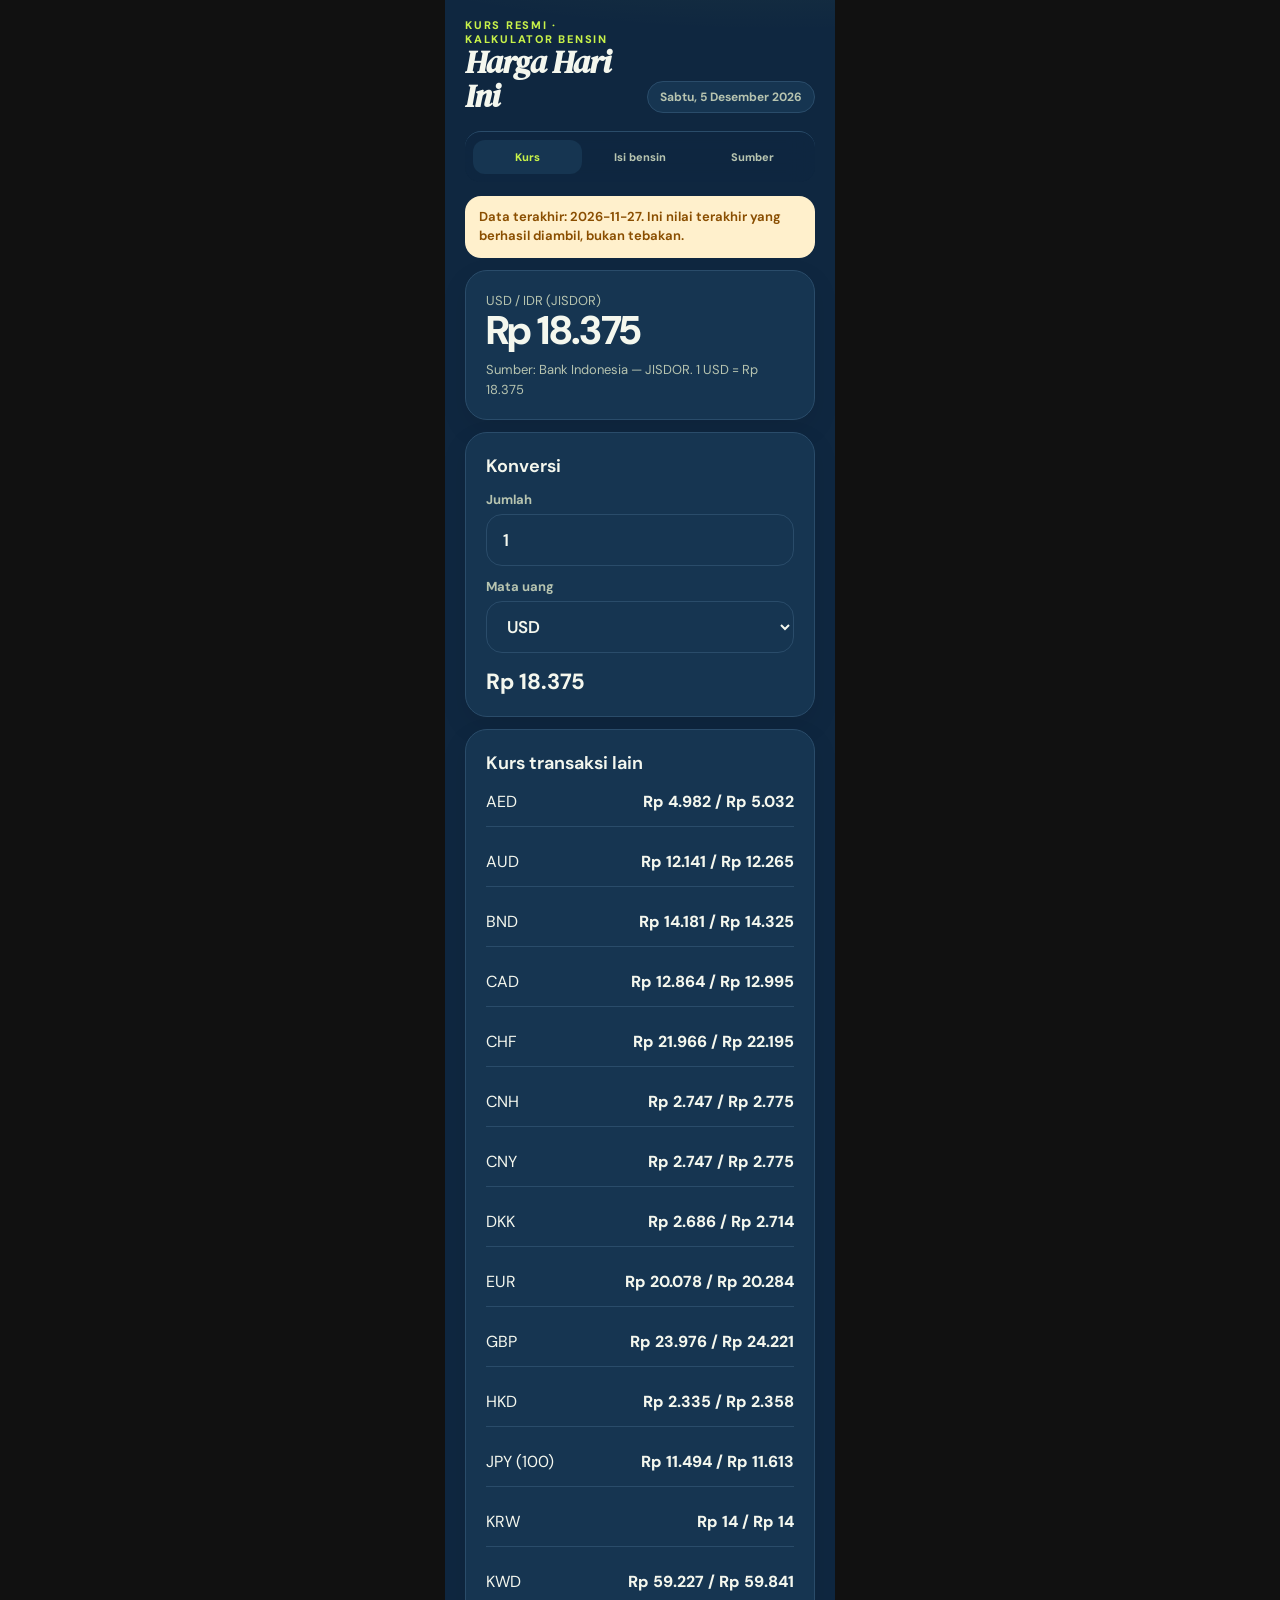
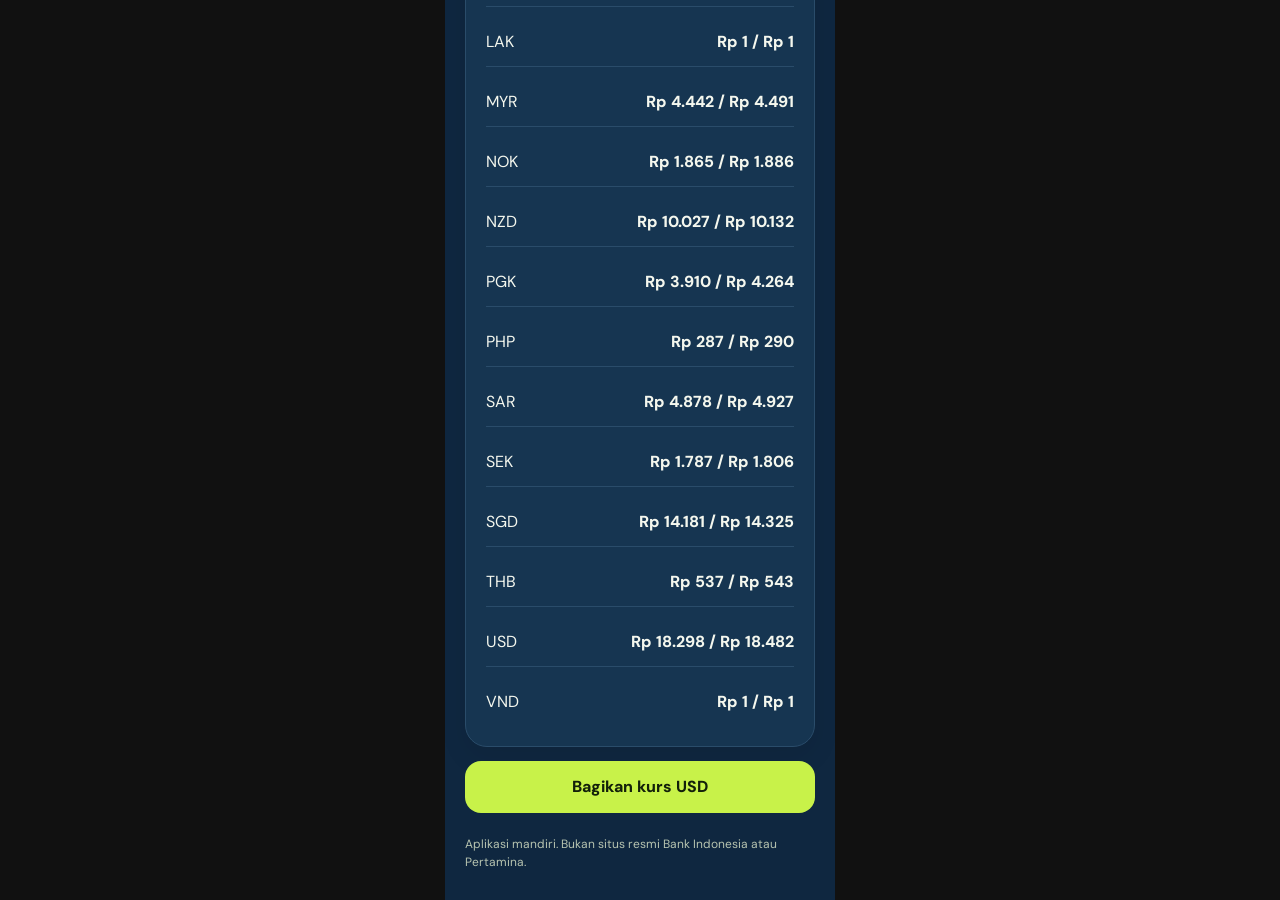
<file: app/index.html>
<!DOCTYPE html>
<html lang="id">
<head>
  <meta charset="UTF-8" />
  <meta name="viewport" content="width=device-width, initial-scale=1, viewport-fit=cover" />
  <title>Harga Hari Ini</title>
  <link rel="icon" href="favicon.png" type="image/png" />
  <meta name="description" content="Kurs resmi Bank Indonesia dan kalkulator isi bensin." />
  <meta name="author" content="Harga Hari Ini" />
  <link rel="preconnect" href="https://fonts.googleapis.com" />
  <link rel="preconnect" href="https://fonts.gstatic.com" crossorigin />
  <link href="https://fonts.googleapis.com/css2?family=DM+Serif+Display:ital@0;1&family=DM+Sans:wght@500;600;700;800&display=swap" rel="stylesheet" />
  <link rel="stylesheet" href="css/app.css" />
</head>
<body>
  <div class="app">
    <div id="screen" class="screen"></div>
    <div id="toast" class="toast hidden" role="status"></div>
  </div>
  <script src="https://telegram.org/js/telegram-web-app.js"></script>
  <script src="js/boot.js"></script>
  <script src="js/ads.js"></script>
  <script src="js/app.js"></script>
</body>
</html>
</file>
<file: app/css/app.css>
:root {
  --font-display: "DM Serif Display", Georgia, serif;
  --font-ui: "DM Sans", "Segoe UI", sans-serif;
  --bg: var(--tg-bg, #0F2740);
  --bg2: var(--tg-bg2, #163551);
  --ink: var(--tg-text, #F4F7EE);
  --muted: var(--tg-hint, #B7C4B0);
  --card: #163551;
  --line: #2A4C6A;
  --accent: #C8F249;
  --accent-ink: #13200A;
  --wash: rgba(200,242,73,.14);
  --ok: #0B6B47; --ok-bg: #DDF5EA;
  --warn: #8A4E00; --warn-bg: #FFF0CC;
  --shadow: 0 10px 28px rgba(0,0,0,.08);
  --radius: 22px;
}
html.dark {
  --ok: #5FE0A8; --ok-bg: #12382B;
  --warn: #FFC83D; --warn-bg: #3A2C08;
  --shadow: 0 10px 28px rgba(0,0,0,.35);
}
h1, .wordmark { font-family: var(--font-display), Georgia, serif; }

* { box-sizing: border-box; margin: 0; padding: 0; }
html, body {
  background: #111;
  color: var(--ink);
  font-family: var(--font-ui), "Segoe UI", sans-serif;
  -webkit-font-smoothing: antialiased;
  min-height: 100%;
}
button, a, input, select, textarea { font-family: inherit; }
button { border: 0; background: none; cursor: pointer; color: inherit; }
img { max-width: 100%; }

.app {
  width: 390px;
  max-width: 100%;
  min-height: 100dvh;
  margin: 0 auto;
  background:
    radial-gradient(1200px 420px at 85% -8%, var(--wash, transparent) 0%, transparent 55%),
    var(--bg);
  position: relative;
  overflow: hidden;
}
.screen {
  min-height: 100dvh;
  overflow-y: auto;
  padding: 18px 20px calc(28px + env(safe-area-inset-bottom));
  -webkit-overflow-scrolling: touch;
}
.screen-fade { animation: rise .28s ease; }
@keyframes rise {
  from { opacity: 0; transform: translateY(10px); }
  to { opacity: 1; transform: none; }
}

.top {
  display: flex;
  align-items: flex-end;
  justify-content: space-between;
  gap: 12px;
  margin-bottom: 18px;
}
.eyebrow {
  font-size: 11px;
  letter-spacing: 0.16em;
  text-transform: uppercase;
  color: var(--accent);
  font-weight: 800;
}
h1, .wordmark {
  font-family: var(--font-display), Georgia, serif;
  font-weight: 600;
  font-style: italic;
  font-size: 32px;
  letter-spacing: -0.03em;
  line-height: 1.05;
  color: var(--ink);
}
.date-chip, .chip {
  font-size: 12px;
  font-weight: 700;
  color: var(--muted);
  background: var(--card);
  border: 1px solid var(--line);
  border-radius: 999px;
  padding: 7px 12px;
  white-space: nowrap;
}

.card {
  background: var(--card);
  border: 1px solid var(--line);
  border-radius: var(--radius, 22px);
  box-shadow: var(--shadow);
  padding: 20px;
}
.lead {
  font-size: 18px;
  line-height: 1.45;
  font-weight: 650;
}
.muted, .note, .source {
  color: var(--muted);
  font-size: 13px;
  line-height: 1.5;
}
.note, .source { margin-top: 10px; }
.warn-banner {
  background: var(--warn-bg);
  color: var(--warn);
  border-radius: 16px;
  padding: 12px 14px;
  font-size: 13px;
  font-weight: 650;
  line-height: 1.45;
  margin: 12px 0;
}
.ok-banner {
  background: var(--ok-bg);
  color: var(--ok);
  border-radius: 16px;
  padding: 12px 14px;
  font-size: 13px;
  font-weight: 650;
}

.btn {
  display: inline-flex;
  align-items: center;
  justify-content: center;
  gap: 8px;
  width: 100%;
  min-height: 52px;
  padding: 14px 18px;
  border-radius: 16px;
  font-weight: 800;
  font-size: 16px;
  background: var(--accent);
  color: var(--accent-ink, #fff);
}
.btn.secondary {
  background: var(--card);
  color: var(--ink);
  border: 1px solid var(--line);
}
.btn.ghost {
  background: transparent;
  color: var(--accent);
  min-height: 44px;
}
.btn:disabled { opacity: 0.45; cursor: not-allowed; }
.btn-row { display: grid; gap: 10px; margin-top: 14px; }
.btn-row.two { grid-template-columns: 1fr 1fr; }

input[type="text"], input[type="number"], input[type="search"], select, textarea {
  width: 100%;
  min-height: 52px;
  border: 1px solid var(--line);
  background: var(--card);
  color: var(--ink);
  border-radius: 16px;
  padding: 12px 16px;
  font-size: 17px;
  font-weight: 600;
}
textarea { min-height: 88px; resize: vertical; }
label.field { display: block; font-size: 13px; font-weight: 700; color: var(--muted); margin: 12px 0 6px; }

.list { display: grid; gap: 10px; }
.row {
  display: flex;
  align-items: center;
  justify-content: space-between;
  gap: 12px;
  padding: 14px 0;
  border-bottom: 1px solid var(--line);
}
.row:last-child { border-bottom: 0; }
.kpi {
  font-variant-numeric: tabular-nums;
  font-weight: 800;
  font-size: 22px;
}
.clock {
  font-variant-numeric: tabular-nums;
  font-size: 40px;
  font-weight: 800;
  letter-spacing: -0.04em;
  line-height: 1;
}

.choices { display: grid; gap: 10px; margin-top: 16px; }
.choice {
  text-align: left;
  padding: 16px 16px;
  border-radius: 16px;
  border: 1px solid var(--line);
  background: var(--card);
  font-size: 16px;
  font-weight: 700;
  line-height: 1.35;
}
.choice.correct { background: var(--ok-bg); color: var(--ok); border-color: transparent; }
.choice.wrong { background: #FDECEC; color: #9B1C1C; border-color: transparent; }
html.dark .choice.wrong { background: #3A1515; color: #FFB4B4; }

.pips { display: flex; gap: 8px; flex-wrap: wrap; margin: 12px 0; }
.pip { width: 28px; height: 28px; border-radius: 8px; background: var(--line); }
.pip.on { background: var(--accent); }
.pip.ok { background: var(--ok); }
.pip.mid { background: #E0A100; }
.pip.off { background: var(--line); }

.grid-words {
  display: grid;
  grid-template-columns: 1fr 1fr;
  gap: 8px;
}
.word {
  min-height: 56px;
  border-radius: 14px;
  border: 1px solid var(--line);
  background: var(--card);
  font-weight: 800;
  font-size: 15px;
  padding: 8px;
}
.word.sel { outline: 3px solid var(--accent); }
.word.found { color: #fff; border-color: transparent; }

.toast {
  position: fixed;
  left: 50%;
  bottom: 28px;
  transform: translateX(-50%);
  background: var(--ink);
  color: var(--bg);
  padding: 12px 16px;
  border-radius: 999px;
  font-weight: 700;
  font-size: 13px;
  z-index: 40;
  max-width: 86vw;
  text-align: center;
}
.toast.hidden { display: none; }

.footer-links {
  margin-top: 22px;
  font-size: 12px;
  color: var(--muted);
  line-height: 1.55;
}
.footer-links a { color: var(--accent); font-weight: 700; }

/* Ad / affiliate / Stars slots: hidden until configured */
[data-ad-slot][hidden],
[data-ad-slot].is-empty,
[data-affiliate][hidden],
[data-stars][hidden] { display: none !important; }

[data-ad-slot="banner"]:not([hidden]):not(.is-empty) {
  min-height: 72px;
  margin: 14px 0;
  border-radius: 16px;
  overflow: hidden;
  background: var(--bg2, var(--line));
}
.affiliate-row {
  display: grid;
  gap: 8px;
  margin-top: 12px;
}
.affiliate-row a {
  display: block;
  text-align: center;
  padding: 12px;
  border-radius: 14px;
  border: 1px dashed var(--line);
  color: var(--ink);
  text-decoration: none;
  font-weight: 800;
  font-size: 14px;
}
.stars-btn {
  margin-top: 8px;
  font-size: 13px;
  font-weight: 700;
  color: var(--muted);
  text-decoration: underline;
}

.tabbar {
  position: sticky;
  bottom: 0;
  display: grid;
  grid-template-columns: repeat(3, 1fr);
  gap: 4px;
  padding: 8px 8px calc(8px + env(safe-area-inset-bottom));
  background: color-mix(in srgb, var(--bg) 88%, transparent);
  backdrop-filter: blur(12px);
  border-top: 1px solid var(--line);
}
.tabbar button {
  padding: 10px 6px;
  border-radius: 12px;
  font-size: 11px;
  font-weight: 800;
  color: var(--muted);
}
.tabbar button.on { color: var(--accent); background: var(--card); }

.search { margin: 8px 0 14px; }
</file>
